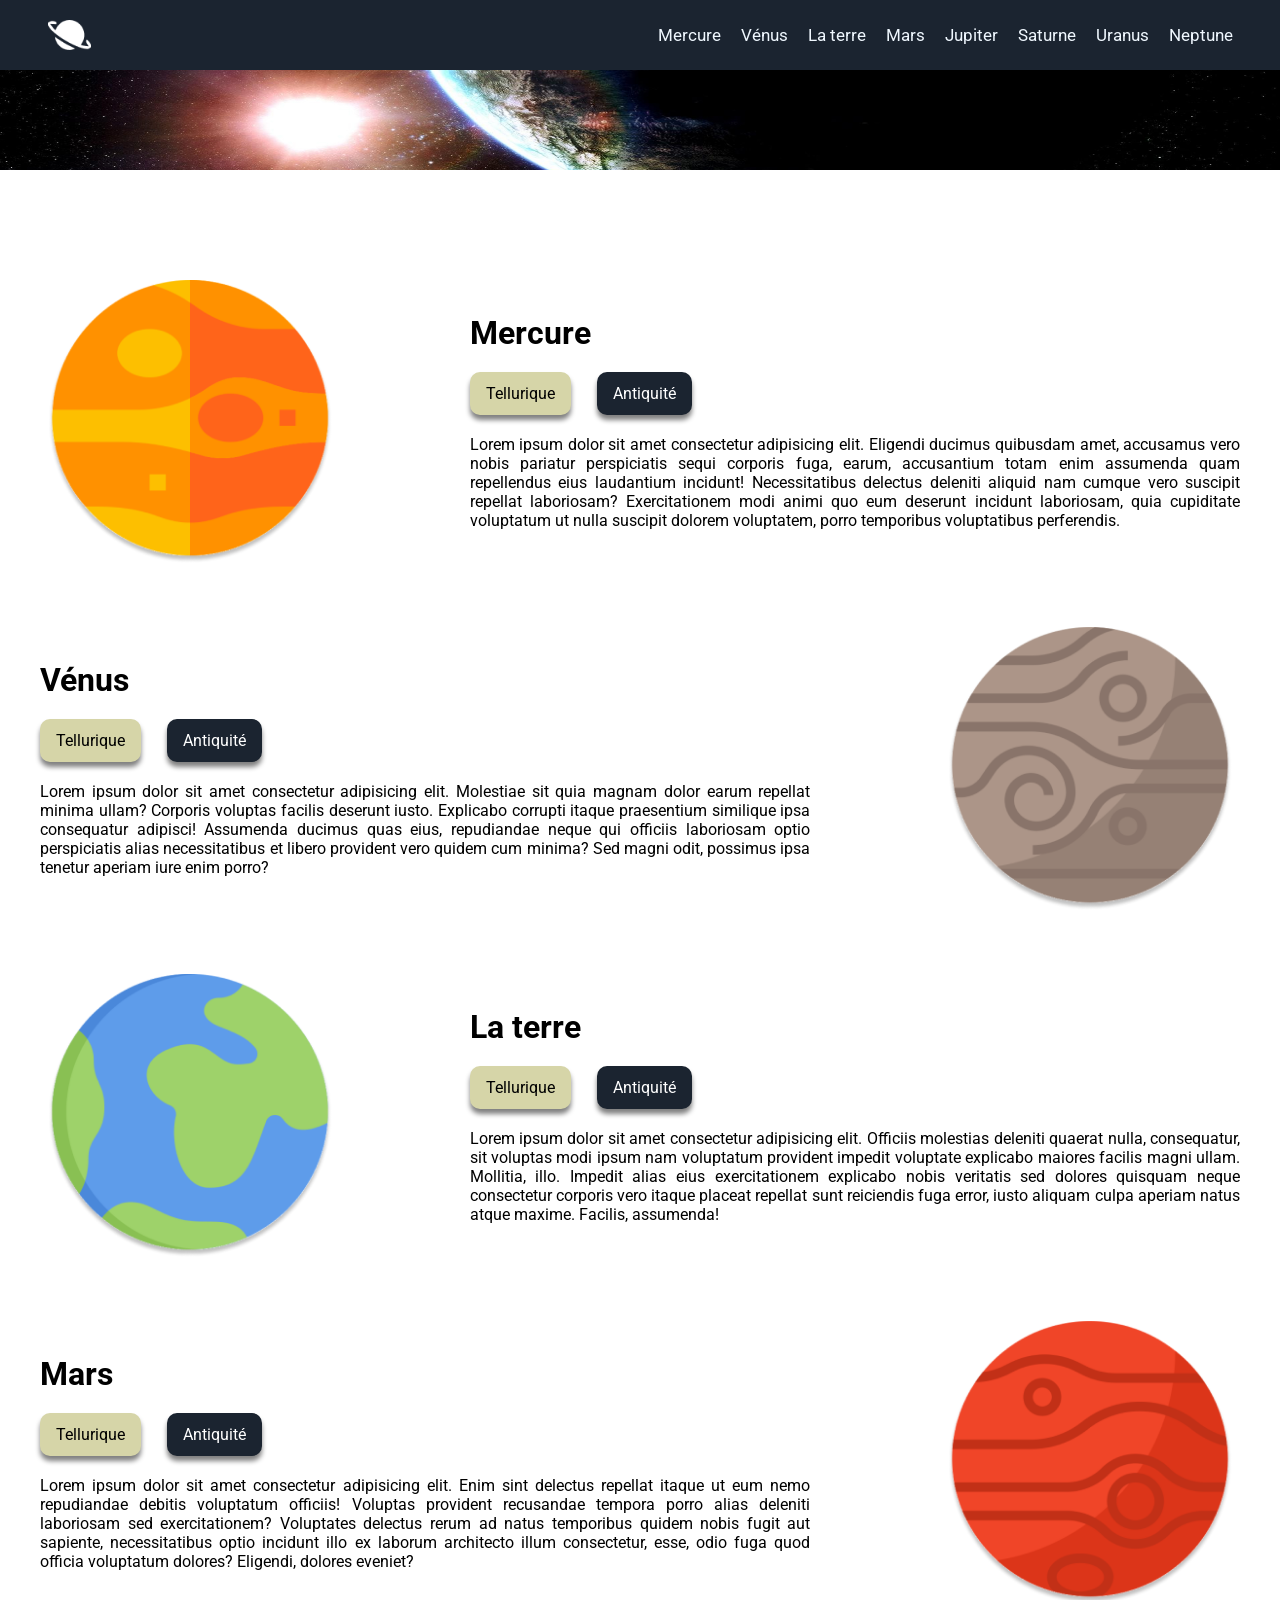
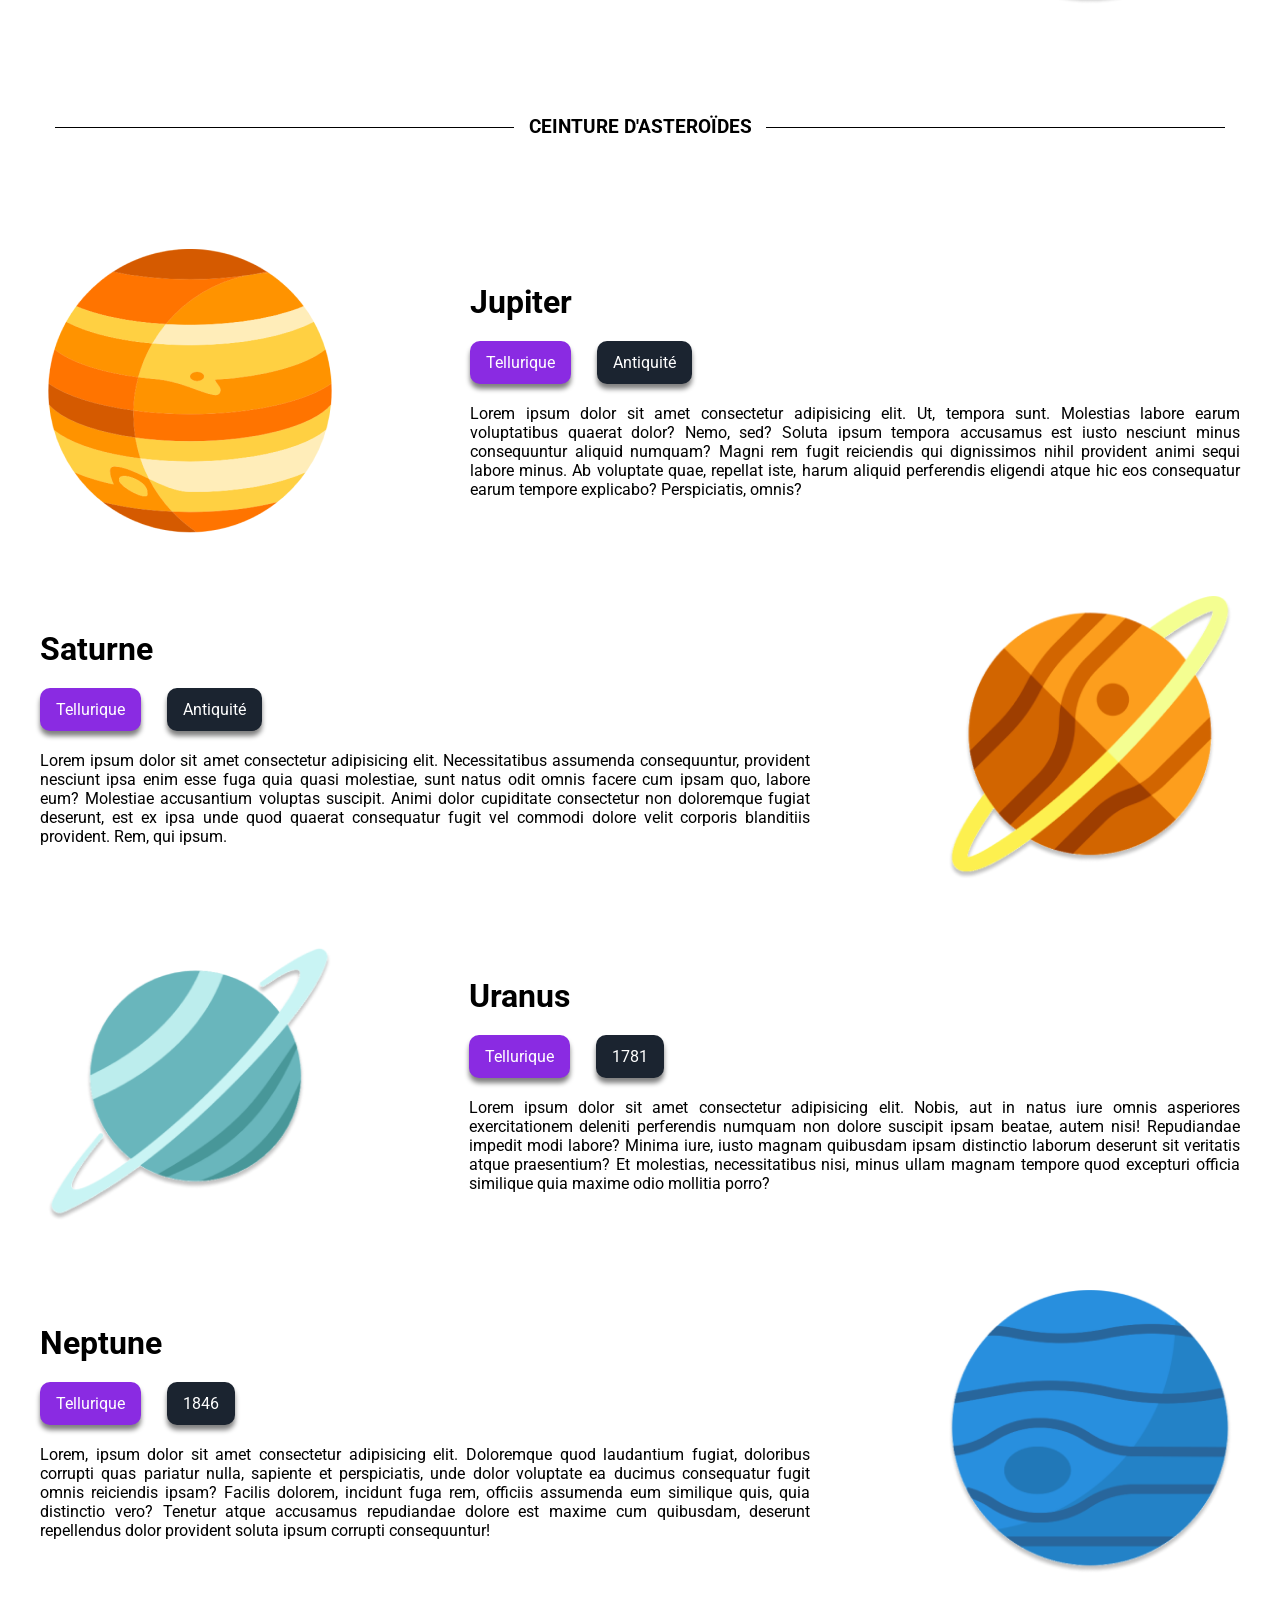
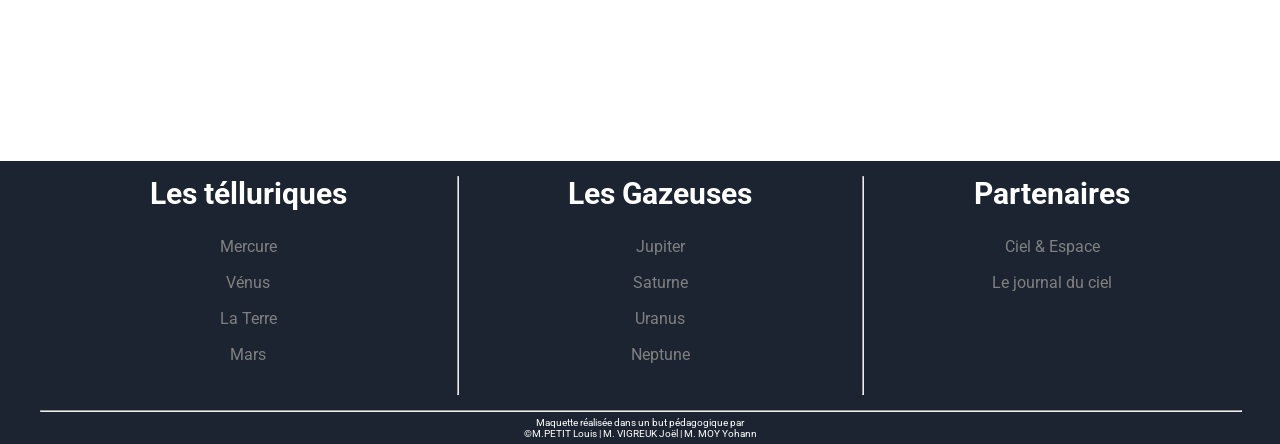
<file: index.html>
<!DOCTYPE html>
<html lang="fr">
<head>
    <meta charset="UTF-8">
    <meta http-equiv="X-UA-Compatible" content="ie=edge">
    <meta name="viewport" content="width=device-width, initial-scale=1.0">
    <meta name="description" content="ceci est une page sur les planètes du système solaire et leurs spécificités.">
    <link rel="preconnect" href="https://fonts.googleapis.com">
    <link rel="preconnect" href="https://fonts.gstatic.com" crossorigin>
    <link href="https://fonts.googleapis.com/css2?family=Roboto:ital,wght@0,100;0,300;0,400;0,500;0,700;0,900;1,100;1,300;1,400;1,500;1,700;1,900&display=swap" rel="stylesheet">
    <link rel="stylesheet" href="planete.css">
    <link rel="shortcut icon" href="./ressources/logo.png" type="image/x-icon">
    <title>Les planètes</title>
</head>
<body>
    <header>
        <div class="content">
            <nav>
                <div class="img">
                    <img src="./ressources/logo.png" alt="logo de planètes">
                    <img src="./ressources/nav.png" alt="" srcset="">
                </div>
                <ul>
                    <li><a href="#mercure" aria-label="Direction vers l'article sur la planète Mercure" title="Direction vers l'article sur la planète Mercure">Mercure</a></li>
                    <li><a href="#vénus" aria-label="Direction vers l'article sur la planète Vénus" title="Direction vers l'article sur la planète Vénus">Vénus</a></li>
                    <li><a href="#terre" aria-label="Direction vers l'article sur la planète Terre" title="Direction vers l'article sur la planète Terre">La terre</a></li>
                    <li><a href="#mars" aria-label="Direction vers l'article sur la planète Mars" title="Direction vers l'article sur la planète Mars">Mars</a></li>
                    <li><a href="#jupiter" aria-label="Direction vers l'article sur la planète Jupiter" title="Direction vers l'article sur la planète Jupiter">Jupiter</a></li>
                    <li><a href="#saturne" aria-label="Direction vers l'article sur la planète Saturne" title="Direction vers l'article sur la planète Saturne">Saturne</a></li>
                    <li><a href="#uranus" aria-label="Direction vers l'article sur la planète Uranus" title="Direction vers l'article sur la planète Uranus">Uranus</a></li>
                    <li><a href="#neptune" aria-label="Direction vers l'article sur la planète Neptune" title="Direction vers l'article sur la planète Neptune">Neptune</a></li>
                </ul>
            </nav>
        </div>
        <img class="entt" src="./ressources/image.jpg" alt="Image de l'en-tête">
    </header>
    <main>
        <div class="main"> 
            <div class="article">
                <img src="./ressources/mercure.png" alt="Image de la planète Mercure">
                <article class="rightblock">
                    <h2 id="mercure">Mercure</h2>
                    <div class="spe">
                        <p class="tellurique">Tellurique</p>
                        <p class="date">Antiquité</p>
                    </div>
                    <p>Lorem ipsum dolor sit amet consectetur adipisicing elit. Eligendi ducimus quibusdam amet, accusamus vero nobis pariatur perspiciatis sequi corporis fuga, earum, accusantium totam enim assumenda quam repellendus eius laudantium incidunt!
                    Necessitatibus delectus deleniti aliquid nam cumque vero suscipit repellat laboriosam? Exercitationem modi animi quo eum deserunt incidunt laboriosam, quia cupiditate voluptatum ut nulla suscipit dolorem voluptatem, porro temporibus voluptatibus perferendis.</p>
                </article>
            </div>
            <div class="article">
                <article class="leftblock">
                    <h2 id="vénus">Vénus</h2>
                    <div class="spe">
                        <p class="tellurique">Tellurique</p>
                        <p class="date">Antiquité</p>
                    </div>
                    <p>Lorem ipsum dolor sit amet consectetur adipisicing elit. Molestiae sit quia magnam dolor earum repellat minima ullam? Corporis voluptas facilis deserunt iusto. Explicabo corrupti itaque praesentium similique ipsa consequatur adipisci!
                    Assumenda ducimus quas eius, repudiandae neque qui officiis laboriosam optio perspiciatis alias necessitatibus et libero provident vero quidem cum minima? Sed magni odit, possimus ipsa tenetur aperiam iure enim porro?</p>
                </article>
                <img src="./ressources/venus.png" alt="Image de la planète Vénus">
            </div>
            <div class="article">
                <img src="./ressources/la_terre.png" alt="Image de la planète Terre">
                <article class="rightblock">
                    <h2 id="terre">La terre</h2>
                    <div class="spe">
                        <p class="tellurique">Tellurique</p>
                        <p class="date">Antiquité</p>
                    </div>
                    <p>Lorem ipsum dolor sit amet consectetur adipisicing elit. Officiis molestias deleniti quaerat nulla, consequatur, sit voluptas modi ipsum nam voluptatum provident impedit voluptate explicabo maiores facilis magni ullam. Mollitia, illo.
                    Impedit alias eius exercitationem explicabo nobis veritatis sed dolores quisquam neque consectetur corporis vero itaque placeat repellat sunt reiciendis fuga error, iusto aliquam culpa aperiam natus atque maxime. Facilis, assumenda!</p>
                </article>
            </div>
            <div class="article">
                <article class="leftblock">
                    <h2 id="mars">Mars</h2>
                    <div class="spe">
                        <p class="tellurique">Tellurique</p>
                        <p class="date">Antiquité</p>
                    </div>
                    <p>Lorem ipsum dolor sit amet consectetur adipisicing elit. Enim sint delectus repellat itaque ut eum nemo repudiandae debitis voluptatum officiis! Voluptas provident recusandae tempora porro alias deleniti laboriosam sed exercitationem?
                    Voluptates delectus rerum ad natus temporibus quidem nobis fugit aut sapiente, necessitatibus optio incidunt illo ex laborum architecto illum consectetur, esse, odio fuga quod officia voluptatum dolores? Eligendi, dolores eveniet?</p>
                </article>
                <img src="./ressources/mars.png" alt="Image de la planète Mars">
            </div>
            <h3 class="hr">ceinture d'asteroïdes</h3>
            <div class="article">
                <img src="./ressources/jupiter.png" alt="Image de la planète Jupiter">
                <article class="rightblock">
                    <h2 id="jupiter">Jupiter</h2>
                    <div class="spe">
                        <p class="gaz">Tellurique</p>
                        <p class="date">Antiquité</p>
                    </div>
                    <p>Lorem ipsum dolor sit amet consectetur adipisicing elit. Ut, tempora sunt. Molestias labore earum voluptatibus quaerat dolor? Nemo, sed? Soluta ipsum tempora accusamus est iusto nesciunt minus consequuntur aliquid numquam?
                    Magni rem fugit reiciendis qui dignissimos nihil provident animi sequi labore minus. Ab voluptate quae, repellat iste, harum aliquid perferendis eligendi atque hic eos consequatur earum tempore explicabo? Perspiciatis, omnis?</p>
                </article>
            </div>
            <div class="article">
                <article class="leftblock">
                    <h2 id="saturne">Saturne</h2>
                    <div class="spe">
                        <p class="gaz">Tellurique</p>
                        <p class="date">Antiquité</p>
                    </div>
                    <p>Lorem ipsum dolor sit amet consectetur adipisicing elit. Necessitatibus assumenda consequuntur, provident nesciunt ipsa enim esse fuga quia quasi molestiae, sunt natus odit omnis facere cum ipsam quo, labore eum?
                    Molestiae accusantium voluptas suscipit. Animi dolor cupiditate consectetur non doloremque fugiat deserunt, est ex ipsa unde quod quaerat consequatur fugit vel commodi dolore velit corporis blanditiis provident. Rem, qui ipsum.</p>
                </article>
                <img src="./ressources/saturne.png" alt="Image de la planète Saturne">
            </div>
            <div class="article">
                <img src="./ressources/uranus.png" alt="Image de la planète Uranus">
                <article class="rightblock">
                    <h2 id="uranus">Uranus</h2>
                    <div class="spe">
                        <p class="gaz">Tellurique</p>
                        <p class="date">1781</p>
                    </div>
                    <p>Lorem ipsum dolor sit amet consectetur adipisicing elit. Nobis, aut in natus iure omnis asperiores exercitationem deleniti perferendis numquam non dolore suscipit ipsam beatae, autem nisi! Repudiandae impedit modi labore?
                    Minima iure, iusto magnam quibusdam ipsam distinctio laborum deserunt sit veritatis atque praesentium? Et molestias, necessitatibus nisi, minus ullam magnam tempore quod excepturi officia similique quia maxime odio mollitia porro?</p>
                </article>
            </div>
            <div class="article">
                <article class="leftblock">
                    <h2 id="neptune">Neptune</h2>
                    <div class="spe">
                        <p class="gaz">Tellurique</p>
                        <p class="date">1846</p>
                    </div>
                    <p>Lorem, ipsum dolor sit amet consectetur adipisicing elit. Doloremque quod laudantium fugiat, doloribus corrupti quas pariatur nulla, sapiente et perspiciatis, unde dolor voluptate ea ducimus consequatur fugit omnis reiciendis ipsam?
                    Facilis dolorem, incidunt fuga rem, officiis assumenda eum similique quis, quia distinctio vero? Tenetur atque accusamus repudiandae dolore est maxime cum quibusdam, deserunt repellendus dolor provident soluta ipsum corrupti consequuntur!</p>
                </article>
                <img src="./ressources/neptune.png" alt="Image de la planète Neptune">
            </div>
        </div>
    </main>
    <footer>
        <div class="footer">
            <div class="content">
                <div class="pdp" id="pdpone">
                    <h2>Les télluriques</h2>
                    <ul>
                        <li>Mercure</li>
                        <li>Vénus</li>
                        <li>La Terre</li>
                        <li>Mars</li>
                    </ul>
                </div>
                <hr>
                <div class="pdp" id="pdptwo">
                    <h2>Les Gazeuses</h2>
                    <ul>
                        <li>Jupiter</li>
                        <li>Saturne</li>
                        <li>Uranus</li>
                        <li>Neptune</li>
                    </ul>
                </div>
                <hr>
                <div class="pdp" id="pdpthree">
                    <h2>Partenaires</h2>
                    <ul>
                        <li>Ciel & Espace</li>
                        <li>Le journal du ciel</li>
                    </ul>
                </div>
            </div>
            <hr class="last">
            <p>Maquette réalisée dans un but pédagogique par</p>
            <p>©M.PETIT Louis | M. VIGREUK Joël | M. MOY Yohann</p> 
        </div>
    </footer>
</body>
</html>
</file>
<file: planete.css>
*{
    margin: 0;
    padding: 0;
    font-family: "roboto";
}

html{
    background-color: #1B2430;
    --scroll-behavior: smooth;
    scroll-behavior: smooth;
}

header{
    background-color: #1B2430;
    font-size: 0;
}

.entt{
    height: 170px;
    width: 100%;
}

.main{
    padding-top: 2.94rem;
    padding-bottom: 7.75rem;
    max-width: 1200px;
    margin: auto;
    background-color: white;
}

main{
    background-color: white;
    padding: 0px 1.875rem;
}

.main h2{
    font-size: 2rem;
    margin-bottom: 1rem;
    scroll-margin-top: 150px;
}

footer{
    background-color: #1B2430;
    color: white;
    padding-bottom: 0.31rem;
}

header .content{
    padding-left: 0.5rem;
    position: fixed;
    background-color: #1B2430;
    width: 100%;
}

header .content nav{
    max-width: 1200px;
    margin: auto ;
    display: flex;
    justify-content: space-between;
    align-items: center;
}

header .content img{
    height: 30px;
}

header .content img:nth-of-type(2){
    visibility: hidden;
}

header nav ul{
    display: flex;
    flex-direction: row;
    list-style-type: none;
}

nav li{
    font-size: 1.06rem;
}

nav ul li a{
    display: block;
    padding: 25px 10px;
    text-decoration: none;
    color: aliceblue;
}

nav li:hover{
    border-bottom: solid 1px;
    border-color: aliceblue;
}

nav li:last-of-type{
    margin-right: 5px;
}

.pdp ul{
    list-style-type: none;
}

.pdp ul li{
    text-align: center;
    color: gray;
}
.pdp ul li:hover{
    border-bottom: solid 1px;
    width: fit-content;
    margin: auto;
}

footer p{
    text-align: center;
    font-size: 10px;
}


.last{
    width: 100%;
    margin-bottom: 5px;
}

.footer{
    max-width: 1200px;
    margin: auto;
}

.pdp h2{
    font-size: 30px;
    font-weight: bolder;
    margin-bottom: 26px;
    
    text-align: center;
}

.pdp li{
    margin: 17px 0px;
}

#pdpone{
    max-width: 324px;
    margin-right: 1;
    h2{
        max-width: 320px;
    }
}

#pdpthree{
    max-width: 400px;
    h2{
        max-width: 400px;
    }
}

#pdptwo{
    max-width: 425px;
    h2{
        max-width: 424px;
    }
}

footer .content{
    padding: 15px 0px;
    display: flex;
    justify-content: space-evenly;
    height: 219px;
}

.article , .spe{
    display: flex;
    flex-direction: row;
    margin: 1.25rem 0px;
    align-items: center;
}

.article img{
    width: 300px;
    height: 284px;
}

.article p{
    text-align: justify;
}

.rightblock{
    margin-left: 8.125rem;
    width: 100%;
}

.leftblock{
    width: 100%;
    margin-right: 8.125rem;
}

.date{
    background-color: #1B2430;
    color: white;
    padding: 0.75rem 1rem;
    border-radius: 10px;
    margin-left: 1.625rem;
    box-shadow: 0px 5px 5px grey;
}

.tellurique{
    background-color: #D6D5A8;
    padding: 0.75rem 1rem;
    border-radius: 10px;
    box-shadow: 0px 5px 5px grey;
}

.gaz{
    background-color: blueviolet;
    color: white;
    padding: 0.75rem 1rem;
    border-radius: 10px;
    box-shadow: 0px 5px 5px grey;
}

.hr{
    align-items: center;
    display: flex;
    text-align: center;
    margin: 6.687rem 0;
    text-transform: uppercase;
}

.hr::before , .hr::after{
    background: currentColor;
    content: "";
    flex: 1;
    height: .025em;
    margin: 0.937rem;
}

.article{
    margin: 3.937rem 0px;
}

@media screen and (max-width:1024px) {
    
    .main h2{
        scroll-margin-top: 7.5rem;
    }
}

@media screen and (max-width:768px) {

    .main h2{
        text-align: center;
        scroll-margin-top: 5rem;
    }
    .article:nth-of-type(2n){
        flex-direction: column;
    }

    .article:nth-of-type(2n+1){
        flex-direction: column-reverse;
    }

    .spe{
        justify-content: center;
    }

    .leftblock{
        margin: auto;
    }

    .rightblock{
        margin: auto;
        margin-bottom: 1rem;
    }
}

@media screen and (max-width:637px){
    header .content nav {
        transition: 2s;
        opacity: 0.5;
        position: absolute;
        background-color: #1B2430;
        left: 0;
        width: fit-content;
        padding: 0.3rem;
        height: fit-content;
        align-items: normal;
        padding-bottom: 0;
        ul{
            display: none;
        }
    }
    header .content img:first-of-type{
        display: none;
    }
    
    header .content img:nth-of-type(2){
        visibility: visible;
    }

    .main h2{
        scroll-margin-top: 1.875rem;
    }

    header .content nav:hover{
        width: fit-content;
        opacity: 1;
        ul{
            display: flex;
            flex-direction: column;
        }

        img:first-of-type{
            display: initial;
            margin-bottom: 0.625rem;
        }

        img:nth-of-type(2){
            visibility: hidden;
        }

        .img{
            display: flex;
            flex-direction: column;
            justify-content: space-between;
        }
        
    }
}

@media screen and (max-width:599px) {
    .article img{
        width: 150px;
        height: 142px;
    }

    .footer .content{
        flex-direction: column;
        align-items: center;
        height: fit-content;
    }
}
</file>
